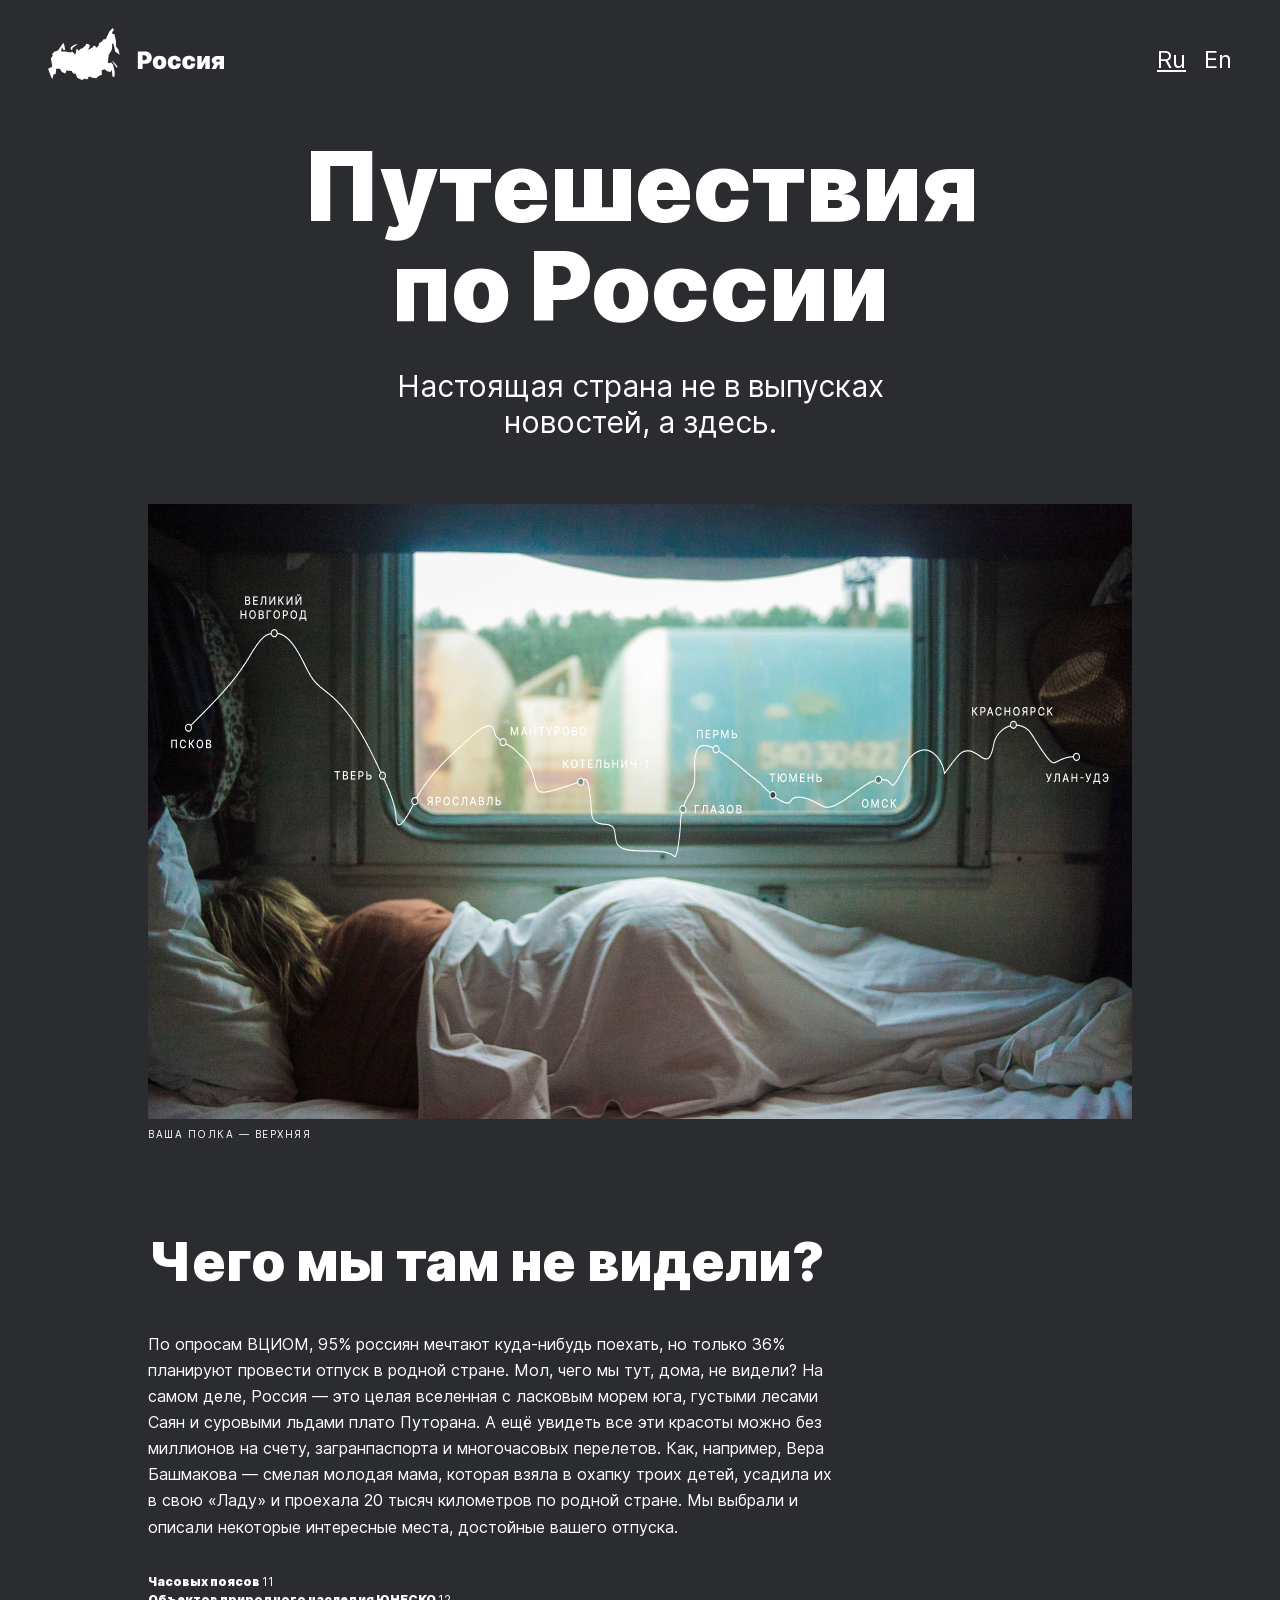
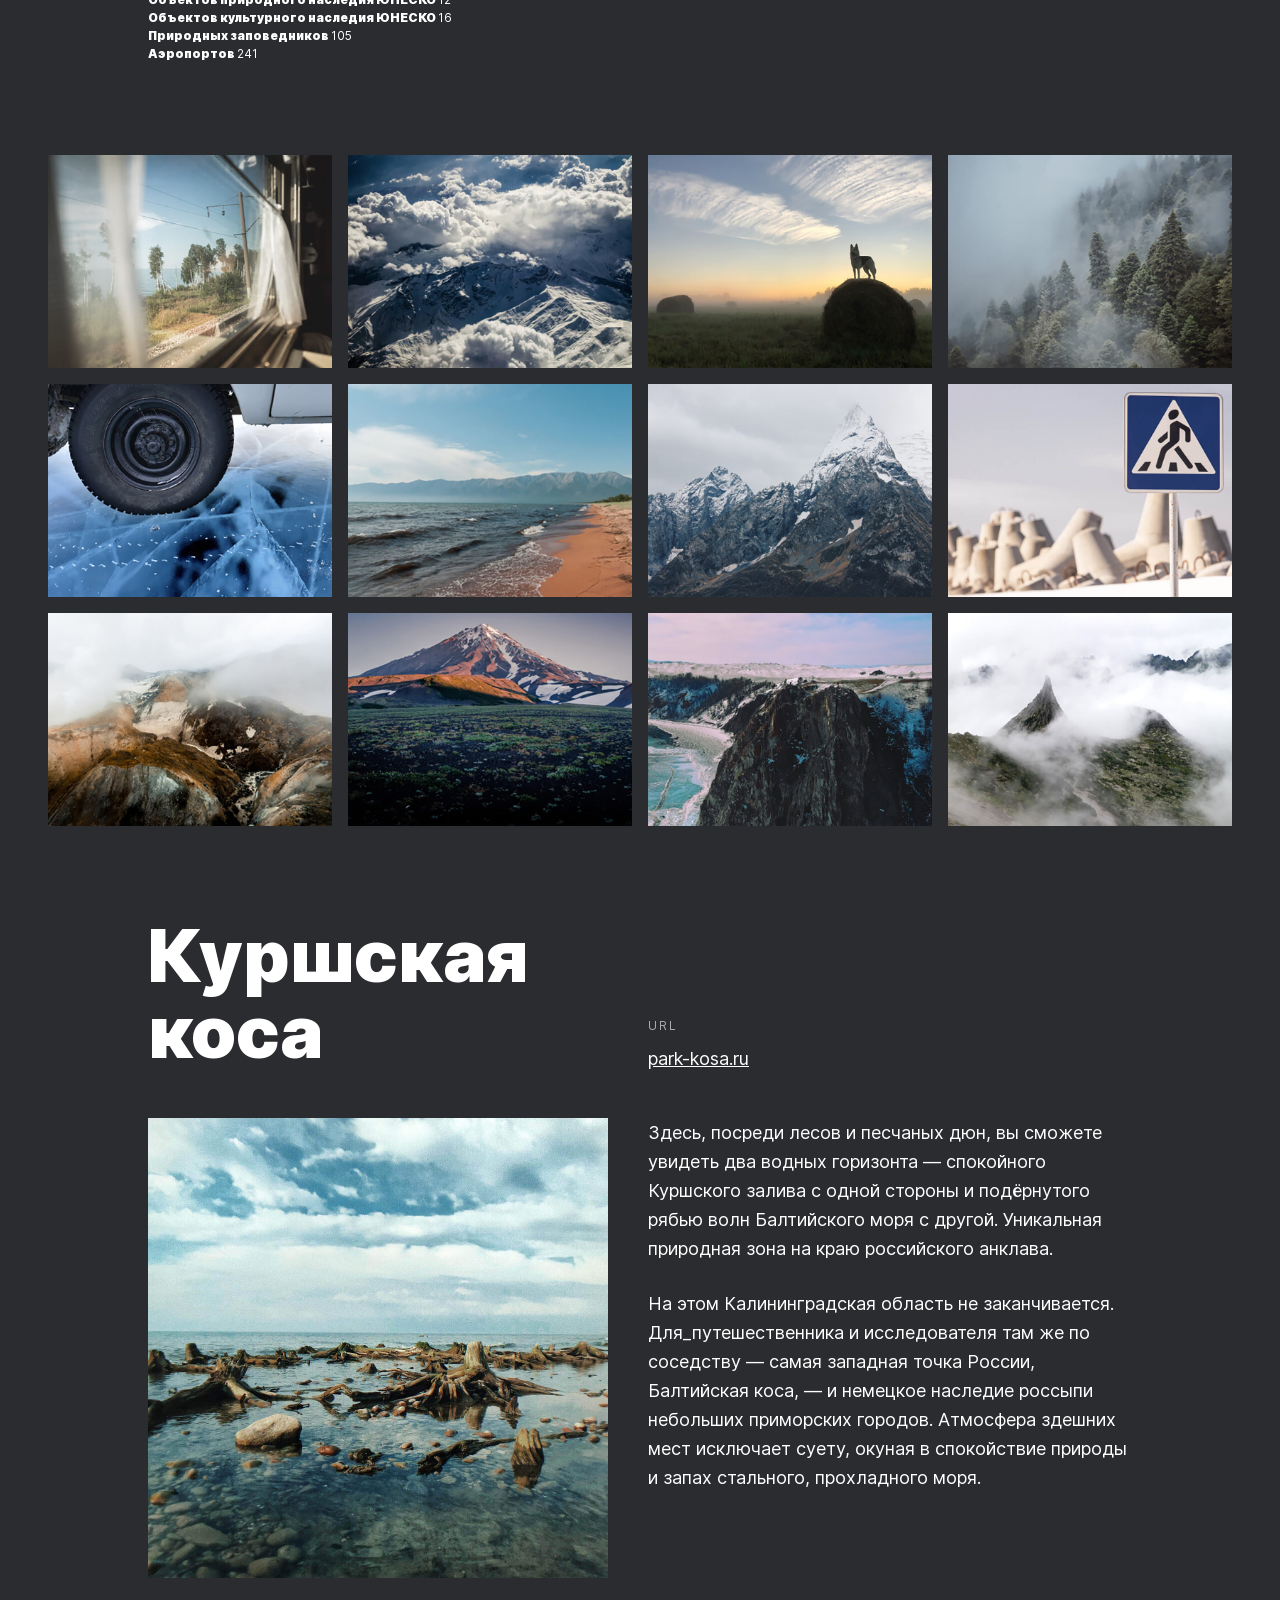
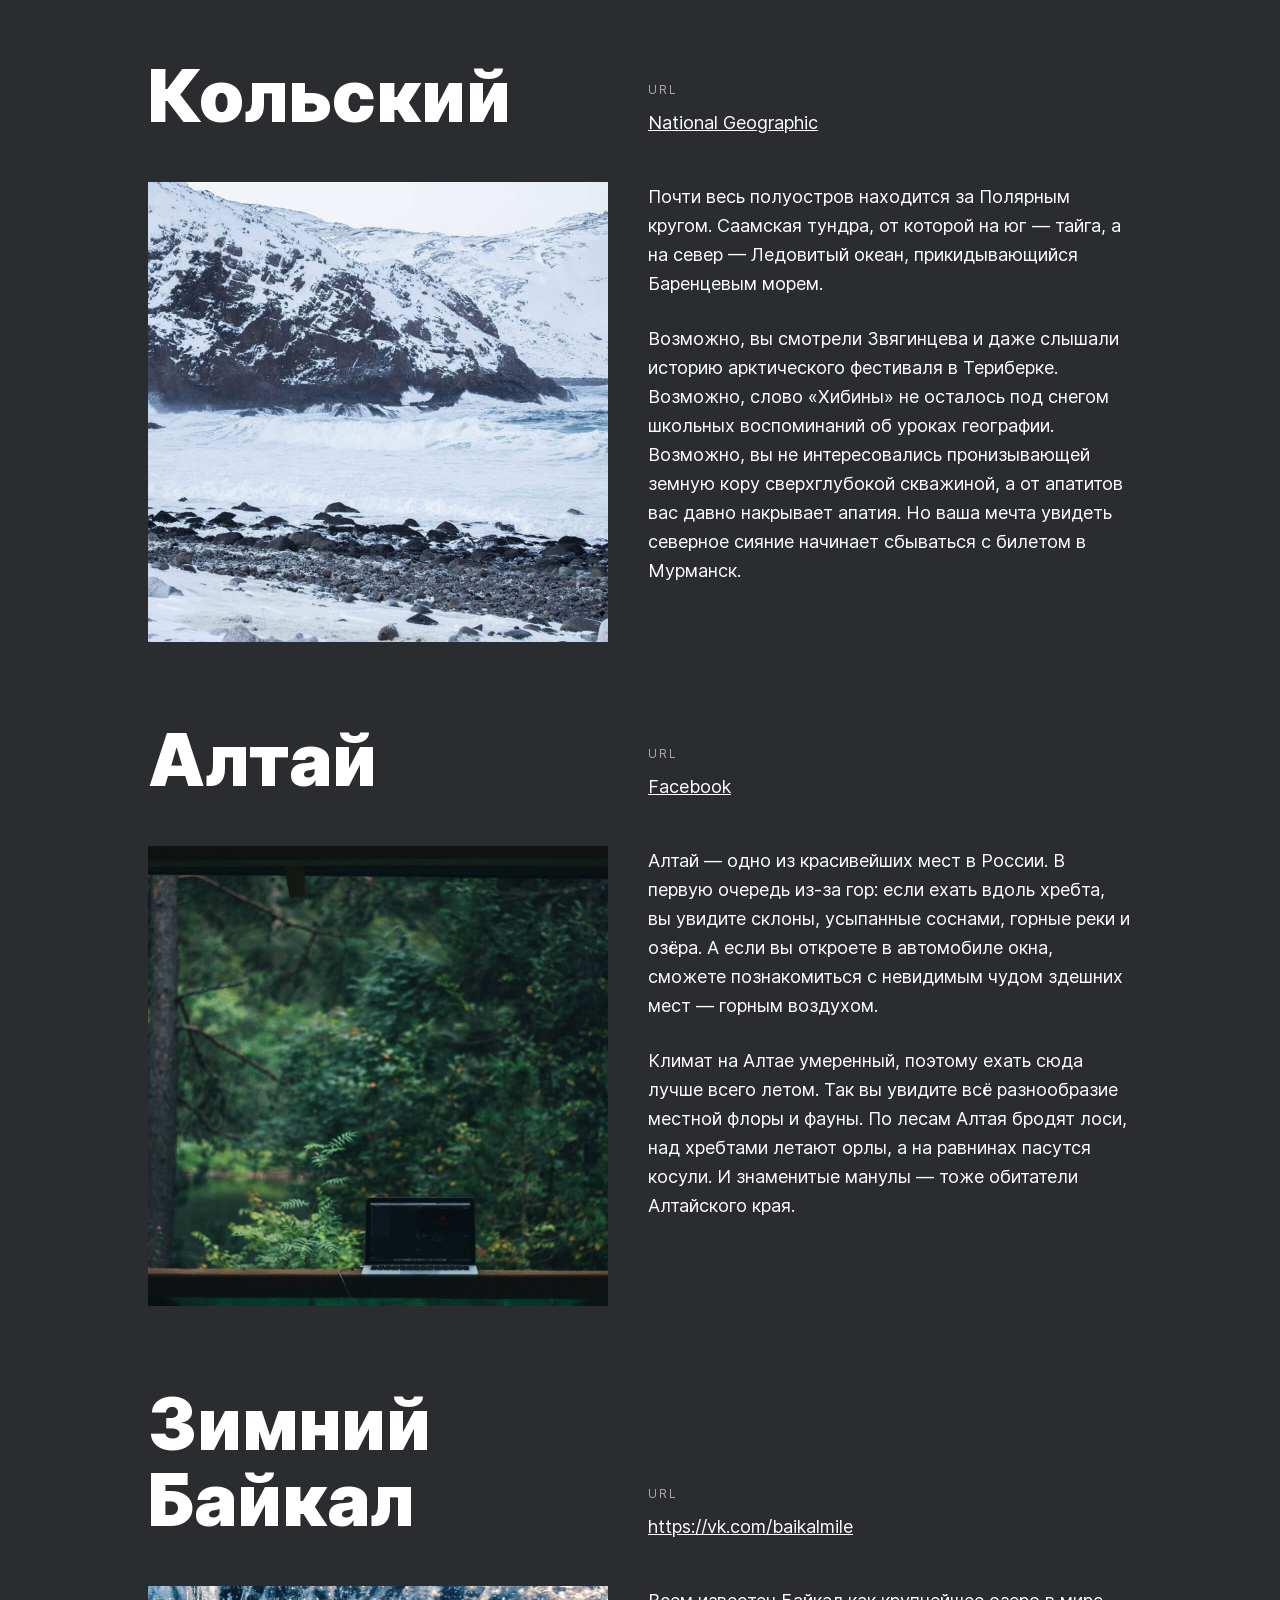
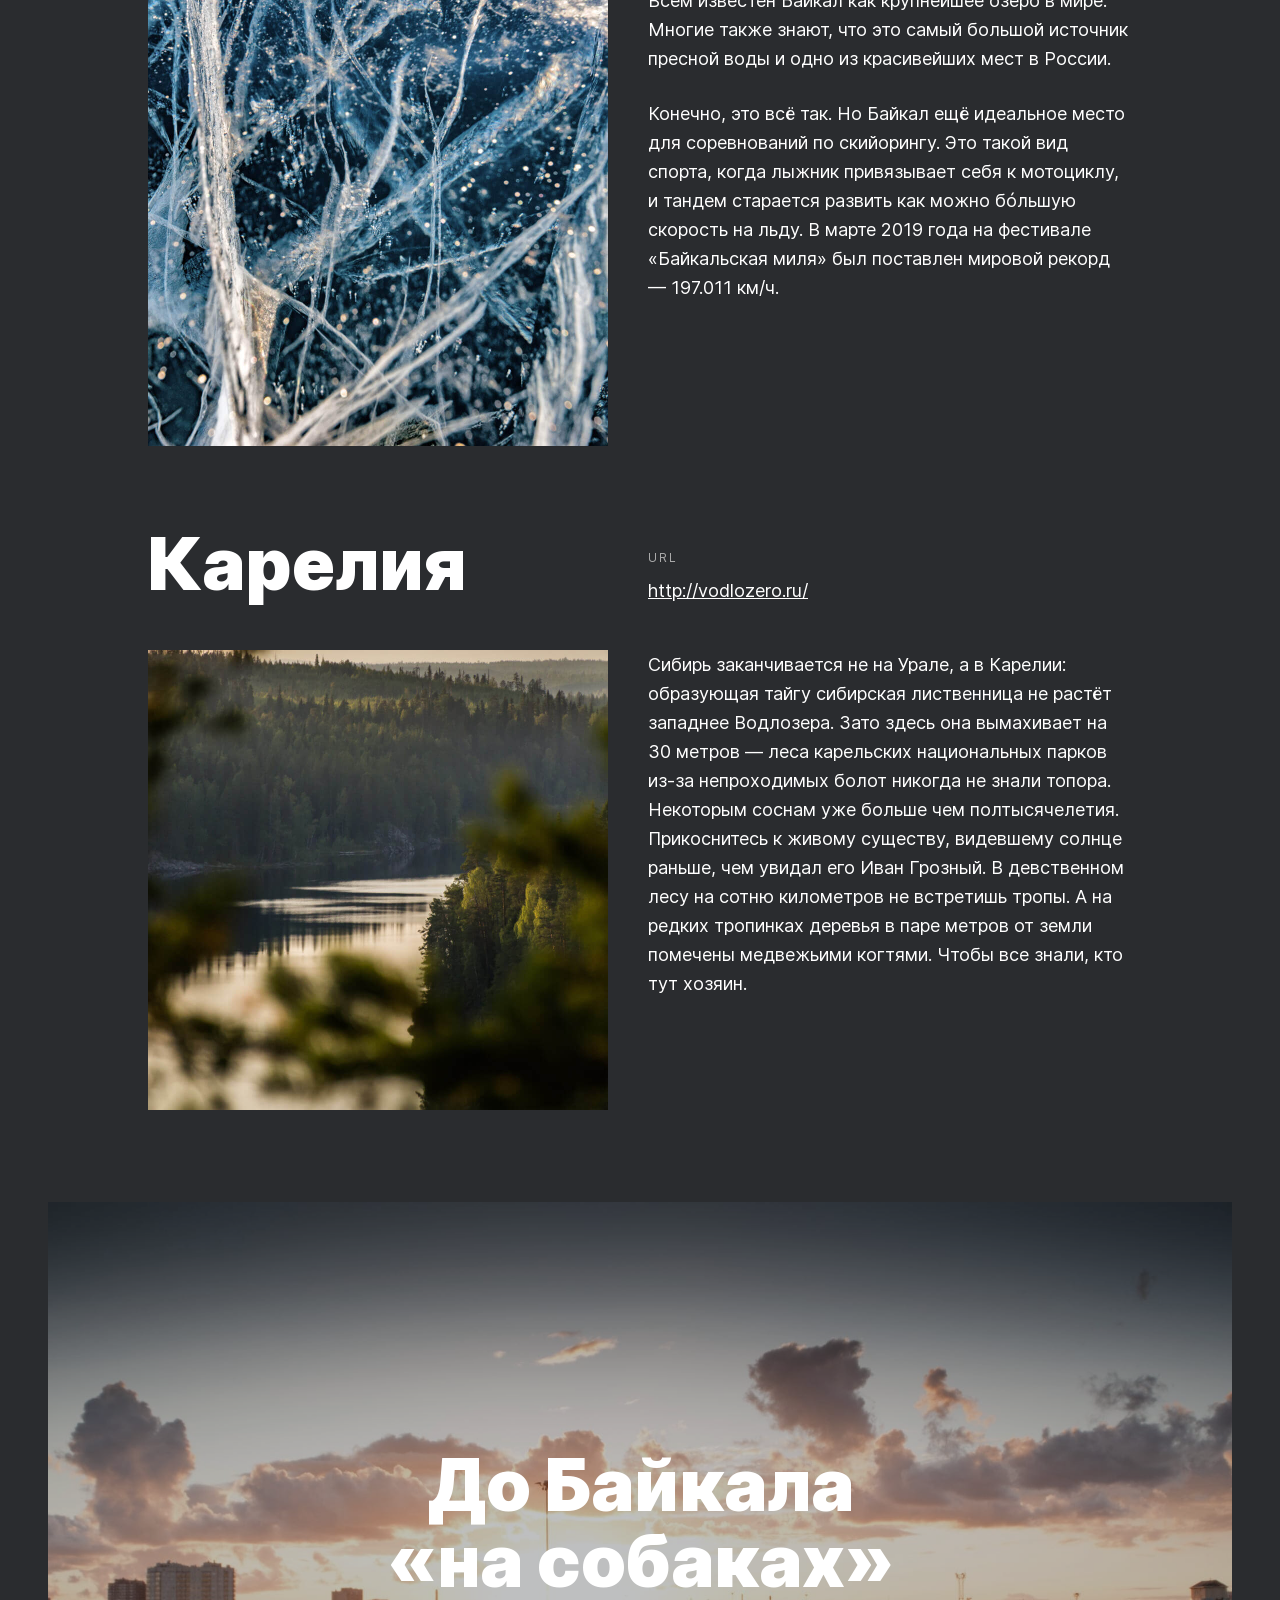
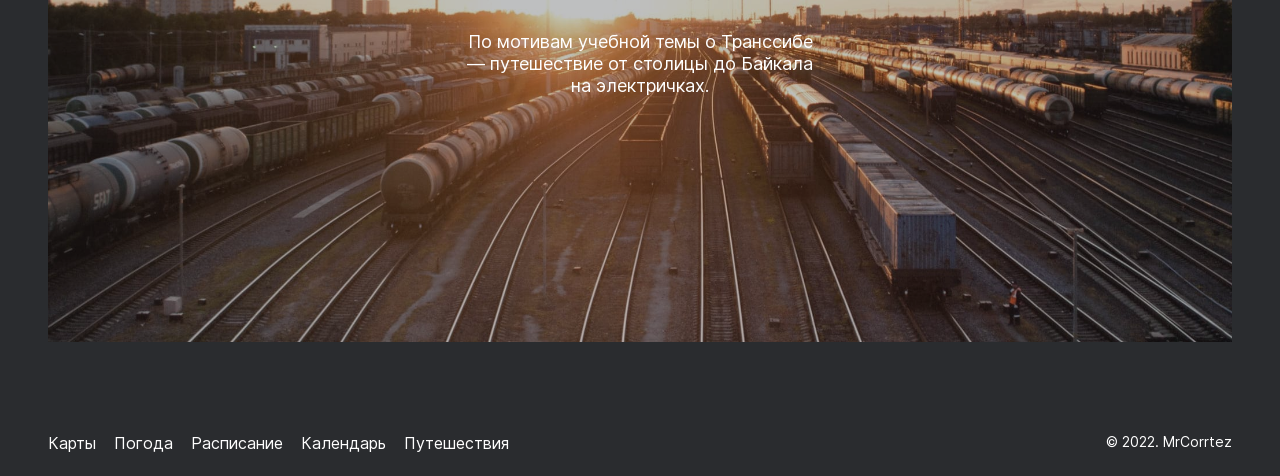
<file: index.html>
<!DOCTYPE html>
<html lang="ru">
<head>
  <meta charset="UTF-8">
  <meta name="viewport" content="width=device-width, initial-scale=1.0">
  <link rel="stylesheet" href="./pages/index.css">
  <title>Путешествия по России</title>
</head>
<body class="root">

  <header class="header">
    <img class="header__logo" src="./images/header-logo.svg" alt="Логотип России">
    <ul class="header__language-select">
      <li><a class="link link_place_header link_active" href="#">Ru</a></li>
      <li><a class="link link_place_header" href="#">En</a></li>
    </ul>
  </header>

  <main class="content">

    <section class="lead">
      <h1 class="lead__title">Путешествия по России</h1>
      <p class="lead__subtitle">Настоящая страна не в выпусках новостей, а здесь.</p>
      <img class="lead__image" src="./images/lead-image.png" alt="Внутри в поезде">
      <p class="lead__caption">Ваша полка — верхняя</p>
    </section>

    <section class="intro">
      <h2 class="intro__title">Чего мы там не видели?</h2>
      <p class="intro__text">
        По опросам ВЦИОМ, 95% россиян мечтают куда-нибудь поехать, но только 36% планируют провести отпуск в родной стране.
        Мол, чего мы тут, дома, не видели? На самом деле, Россия — это целая вселенная с ласковым морем юга, густыми лесами Саян и суровыми льдами плато Путорана.
        А ещё увидеть все эти красоты можно без миллионов на счету, загранпаспорта и многочасовых перелетов.
        Как, например, Вера Башмакова — смелая молодая мама, которая взяла в охапку троих детей, усадила их в свою «Ладу» и проехала 20 тысяч километров по родной стране.
        Мы выбрали и описали некоторые интересные места, достойные вашего отпуска.
      </p>
      <ul class="intro__list">
        <li><p class="intro__item">Часовых поясов <span class="intro_font-nonbold">11</span></p></li>
        <li><p class="intro__item">Объектов природного наследия ЮНЕСКО <span class="intro_font-nonbold">12</span></p></li>
        <li><p class="intro__item">Объектов культурного наследия ЮНЕСКО <span class="intro_font-nonbold">16</span></p></li>
        <li><p class="intro__item">Природных заповедников <span class="intro_font-nonbold">105</span></p></li>
        <li><p class="intro__item">Аэропортов <span class="intro_font-nonbold">241</span></p></li>
      </ul>
    </section>

    <section class="photo-grid">
      <img class="photo-grid__item" src="./images/photo-grid-train.jpg" alt="Вид из окна поезда">
      <img class="photo-grid__item" src="./images/photo-grid-atharva-tulsi.jpg" alt="Вид на снежные горы">
      <img class="photo-grid__item" src="./images/photo-grid-tuman.jpg" alt="Туман">
      <img class="photo-grid__item" src="./images/photo-grid-sochi.jpg" alt="Сочи">
      <img class="photo-grid__item" src="./images/photo-grid-arisa.jpg" alt="Машина на льду">
      <img class="photo-grid__item" src="./images/photo-grid-baikal.jpg" alt="Берег байкала">
      <img class="photo-grid__item" src="./images/photo-grid-elbrus.jpg" alt="Эльбрус">
      <img class="photo-grid__item" src="./images/photo-grid-kondratiev.jpg" alt="Бетонные буйки">
      <img class="photo-grid__item" src="./images/photo-grid-kamchatka-1.jpg" alt="Камчатка">
      <img class="photo-grid__item" src="./images/photo-grid-kamchatka-2.jpg" alt="Вулканы">
      <img class="photo-grid__item" src="./images/photo-grid-baikal-2.jpg" alt="Еще Байкал">
      <img class="photo-grid__item" src="./images/photo-grid-ergaki.jpg" alt="Ергаки">
    </section>

    <section>
      <ul class="places">
        <li class="places__place">
          <h3 class="places__title">Куршская коса</h3>
          <div class="places__website">
            <p class="places__url-heading">URL</p>
            <a class="link link_place_places" href="http://park-kosa.ru">park-kosa.ru</a>
          </div>
          <img class="places__image" src="./images/place-kosa.jpg" alt="Куршская коса">
          <div class="places__text">
            <p class="places__paragraph">
              Здесь, посреди лесов и песчаных дюн, вы сможете увидеть два водных горизонта —
              спокойного Куршского залива с одной стороны и подёрнутого рябью волн Балтийского моря с другой.
              Уникальная природная зона на краю российского анклава.
            </p>
            <p class="places__paragraph">
              На этом Калининградская область не заканчивается. Для_путешественника и исследователя там же по соседству —
              самая западная точка России, Балтийская коса, — и немецкое наследие россыпи небольших приморских городов.
              Атмосфера здешних мест исключает суету, окуная в спокойствие природы и запах стального, прохладного моря.
            </p>
          </div>
        </li>
        <li class="places__place">
          <h3 class="places__title">Кольский</h3>
          <div class="places__website">
            <p class="places__url-heading">URL</p>
            <a class="link link_place_places" href="https://yourshot.nationalgeographic.com/photos/?keywords=kolskiy">National Geographic</a>
          </div>
          <img class="places__image" src="./images/place-kolsky.jpg" alt="Кольский полуостров">
          <div class="places__text">
            <p class="places__paragraph">
              Почти весь полуостров находится за Полярным кругом. Саамская тундра, от которой на юг — тайга, а на север — Ледовитый океан, прикидывающийся Баренцевым морем.
            </p>
            <p class="places__paragraph">
              Возможно, вы смотрели Звягинцева и даже слышали историю арктического фестиваля в Териберке.
              Возможно, слово «Хибины» не осталось под снегом школьных воспоминаний об уроках географии.
              Возможно, вы не интересовались пронизывающей земную кору сверхглубокой скважиной, а от апатитов вас давно накрывает апатия.
              Но ваша мечта увидеть северное сияние начинает сбываться с билетом в Мурманск.
            </p>
          </div>
        </li>
        <li class="places__place">
          <h3 class="places__title">Алтай</h3>
          <div class="places__website">
            <p class="places__url-heading">URL</p>
            <a class="link link_place_places" href="https://www.facebook.com/vera.bashmakova/posts/10156011613718822">Facebook</a>
          </div>
          <img class="places__image" src="./images/place-altai.jpg" alt="Алтай">
          <div class="places__text">
            <p class="places__paragraph">
              Алтай — одно из красивейших мест в России. В первую очередь из-за гор: если ехать вдоль хребта, вы увидите склоны, усыпанные соснами, горные реки и озёра.
              А если вы откроете в автомобиле окна, сможете познакомиться с невидимым чудом здешних мест — горным воздухом.
            </p>
            <p class="places__paragraph">
              Климат на Алтае умеренный, поэтому ехать сюда лучше всего летом. Так вы увидите всё разнообразие местной флоры и фауны.
              По лесам Алтая бродят лоси, над хребтами летают орлы, а на равнинах пасутся косули. И знаменитые манулы — тоже обитатели Алтайского края.
            </p>
          </div>
        </li>
        <li class="places__place">
          <h3 class="places__title">Зимний Байкал</h3>
          <div class="places__website">
            <p class="places__url-heading">URL</p>
            <a class="link link_place_places" href="https://vk.com/baikalmile">https://vk.com/baikalmile</a>
          </div>
          <img class="places__image" src="./images/place-winter-baikal.jpg" alt="Зиминий Байкал">
          <div class="places__text">
            <p class="places__paragraph">
              Всем известен Байкал как крупнейшее озеро в мире. Многие также знают, что это самый большой источник пресной воды и одно из красивейших мест в России.
            </p>
            <p class="places__paragraph">
              Конечно, это всё так. Но Байкал ещё идеальное место для соревнований по скийорингу. Это такой вид спорта, когда лыжник привязывает себя к мотоциклу, и тандем
               старается развить как можно бóльшую скорость на льду. В марте 2019 года на фестивале «Байкальская миля» был поставлен мировой рекорд — 197.011 км/ч.
            </p>
          </div>
        </li>
        <li class="places__place">
          <h3 class="places__title">Карелия</h3>
          <div class="places__website">
            <p class="places__url-heading">URL</p>
            <a class="link link_place_places" href="http://vodlozero.ru">http://vodlozero.ru/</a>
          </div>
          <img class="places__image" src="./images/place-karelia.jpg" alt="Карелия">
          <div class="places__text">
            <p class="places__paragraph">
              Сибирь заканчивается не на Урале, а в Карелии: образующая тайгу сибирская лиственница не растёт западнее Водлозера.
              Зато здесь она вымахивает на 30 метров — леса карельских национальных парков из-за непроходимых болот никогда не знали топора.
              Некоторым соснам уже больше чем полтысячелетия. Прикоснитесь к живому существу, видевшему солнце раньше, чем увидал его Иван Грозный.
              В девственном лесу на сотню километров не встретишь тропы. А на редких тропинках деревья в паре метров от земли помечены медвежьими когтями.
              Чтобы все знали, кто тут хозяин.
            </p>
          </div>
        </li>
      </ul>
    </section>

    <section class="cover">
      <a class="link link_place_cover" href="https://stampsy.com/na-elektrichkakh-do-baikala">
        <img class="cover__background" src="./images/cover-trains.jpg" alt="Поезда на станции">
        <div class="cover__content">
          <h3 class="cover__title">До Байкала «на собаках»</h3>
          <p class="cover__subtitle">По мотивам учебной темы о Транссибе — путешествие от столицы до Байкала на электричках.</p>
        </div>
      </a>
    </section>

  </main>

  <footer class="footer">
    <a class="link link_place_footer" href="https://yandex.ru/maps">Карты</a>
    <a class="link link_place_footer" href="https://yandex.ru/pogoda">Погода</a>
    <a class="link link_place_footer" href="https://rasp.yandex.ru">Расписание</a>
    <a class="link link_place_footer" href="https://calendar.yandex.ru">Календарь</a>
    <a class="link link_place_footer" href="https://travel.yandex.ru">Путешествия</a>
    <p class="footer__copyright">&copy; 2022. MrCorrtez</p>
  </footer>
</body>
</html>
</file>
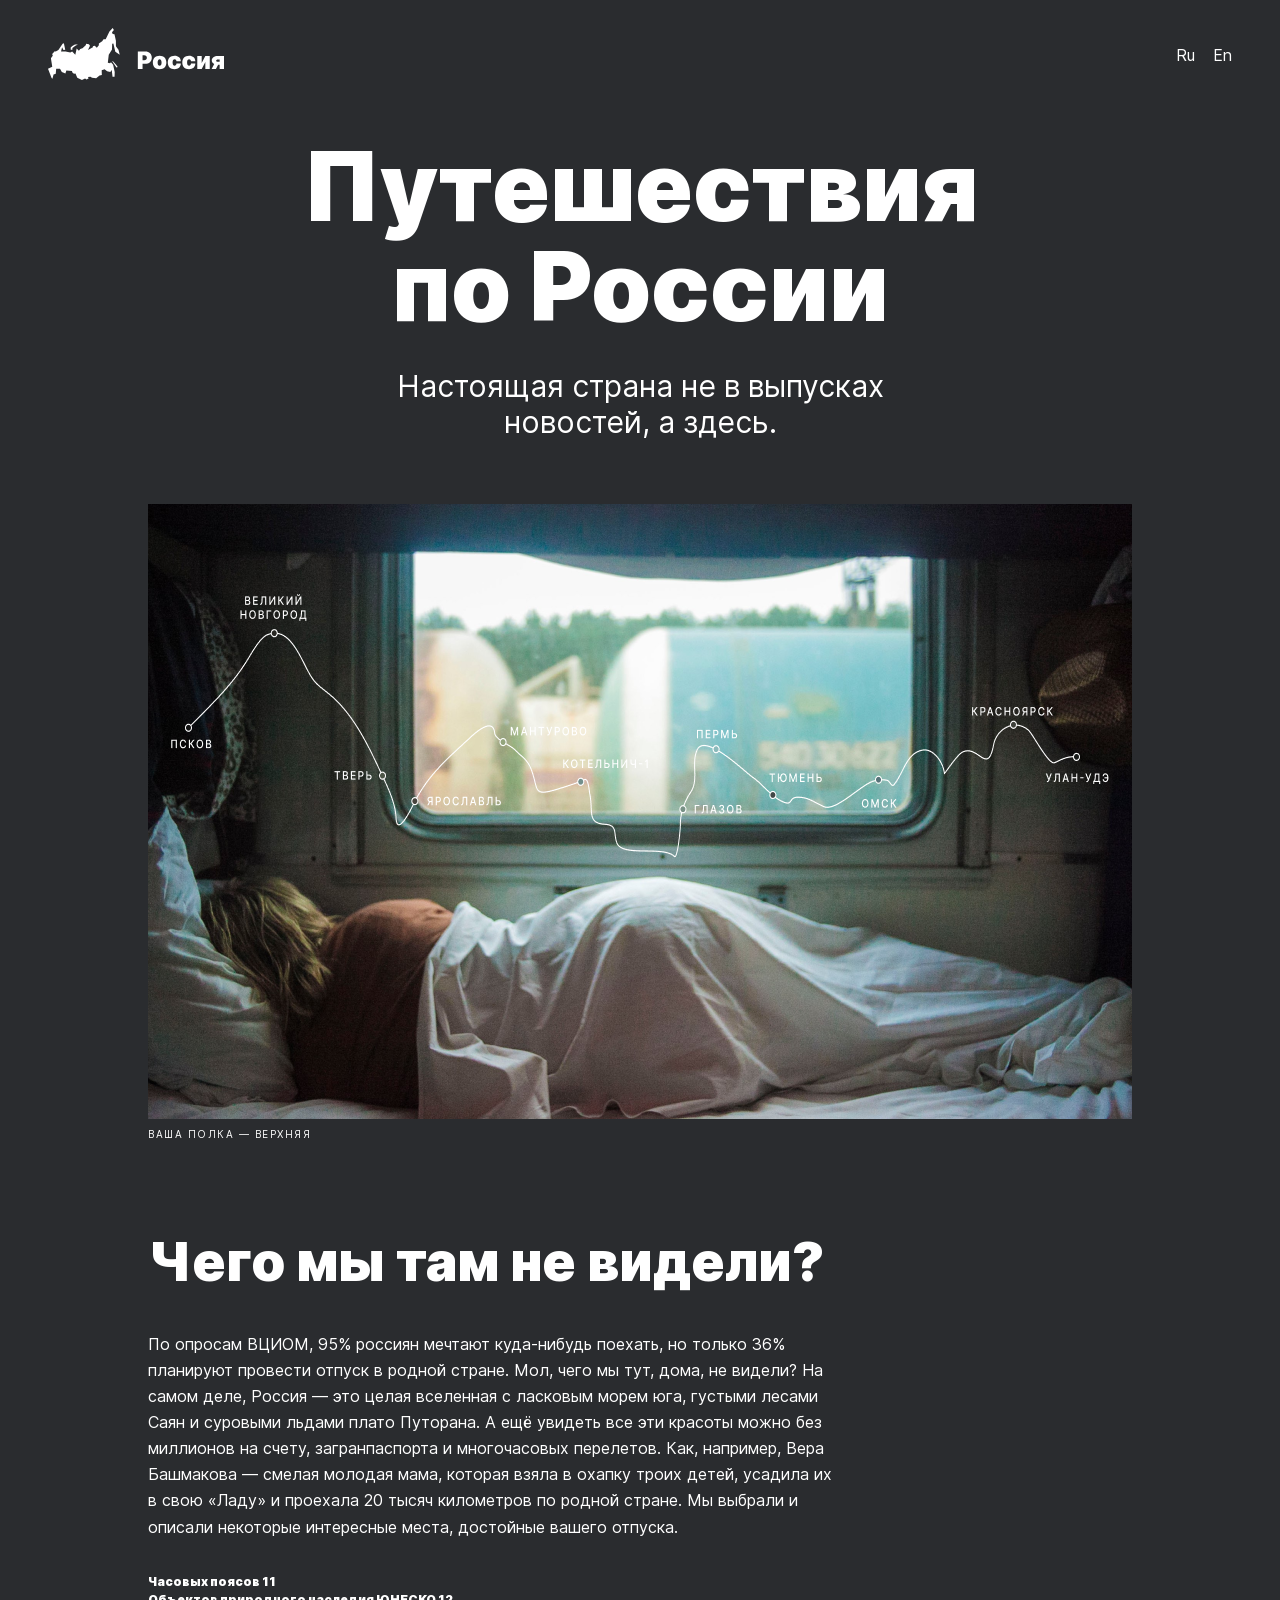
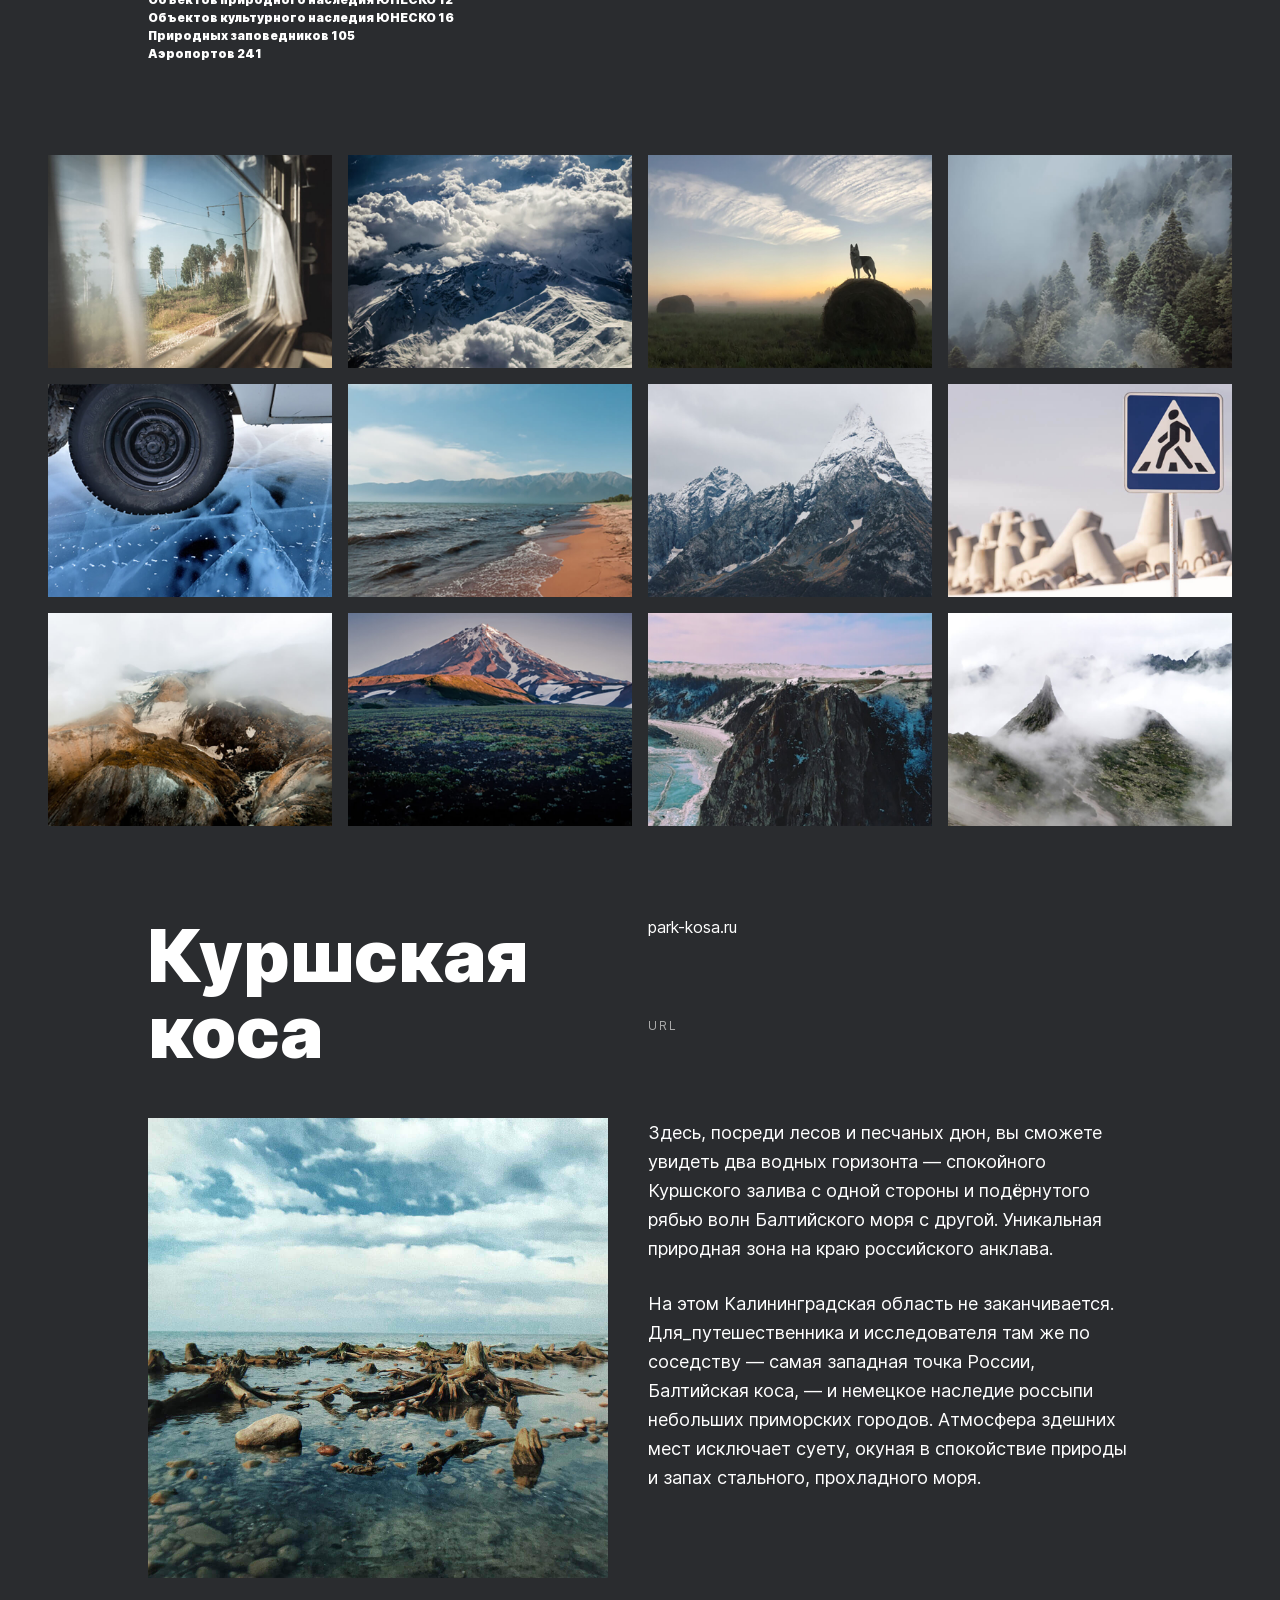
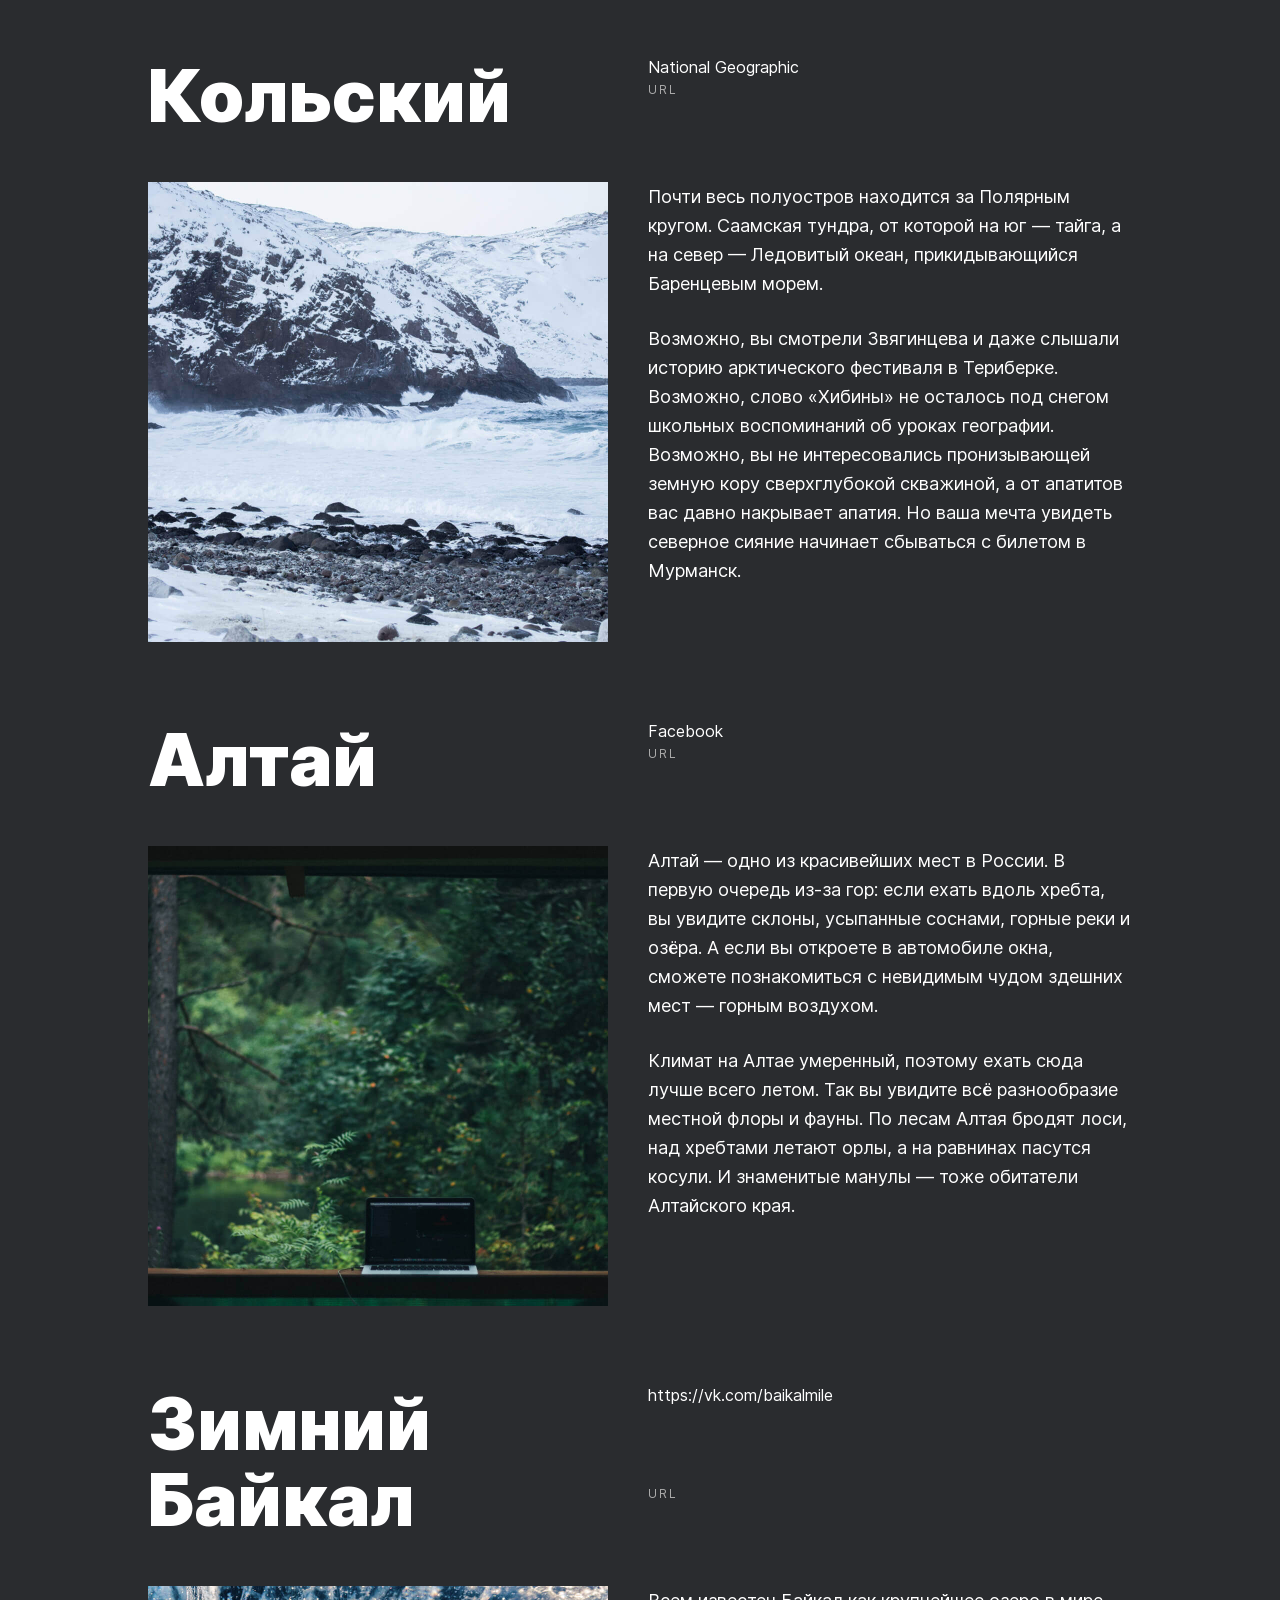
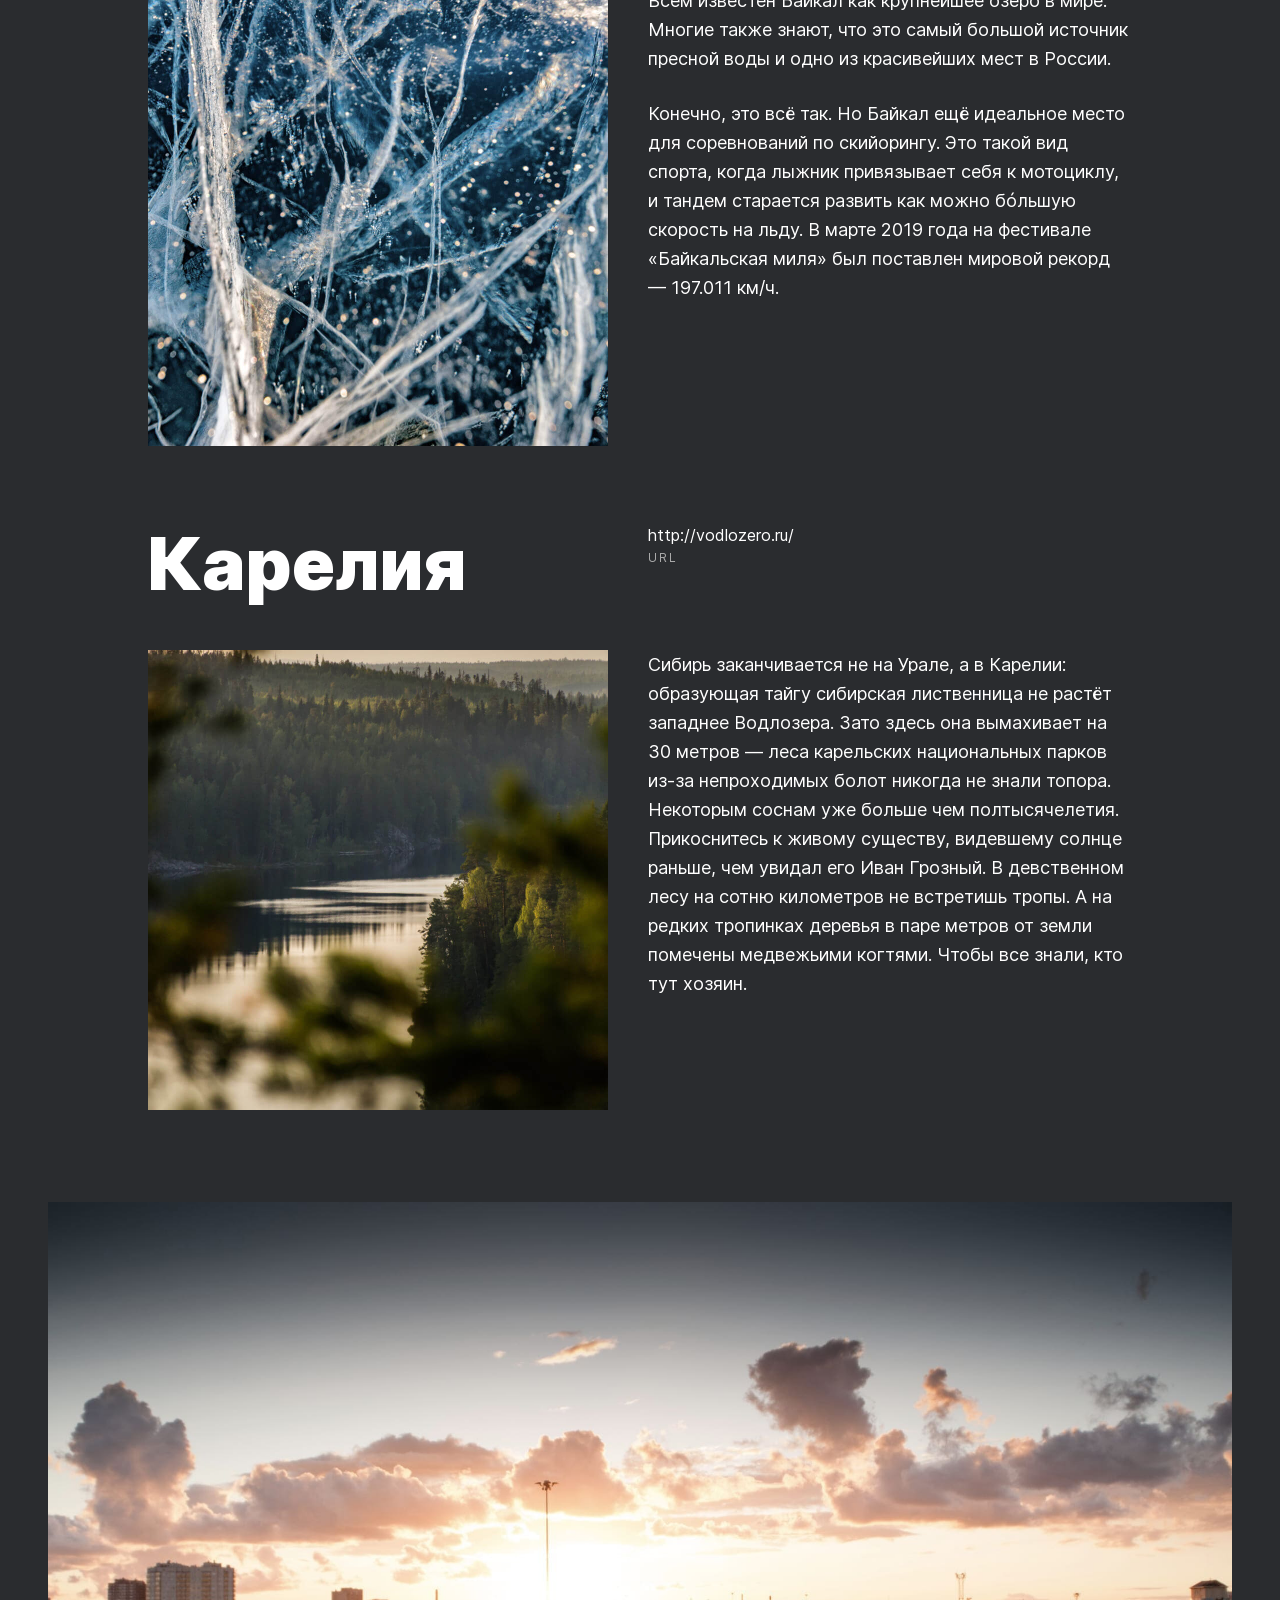
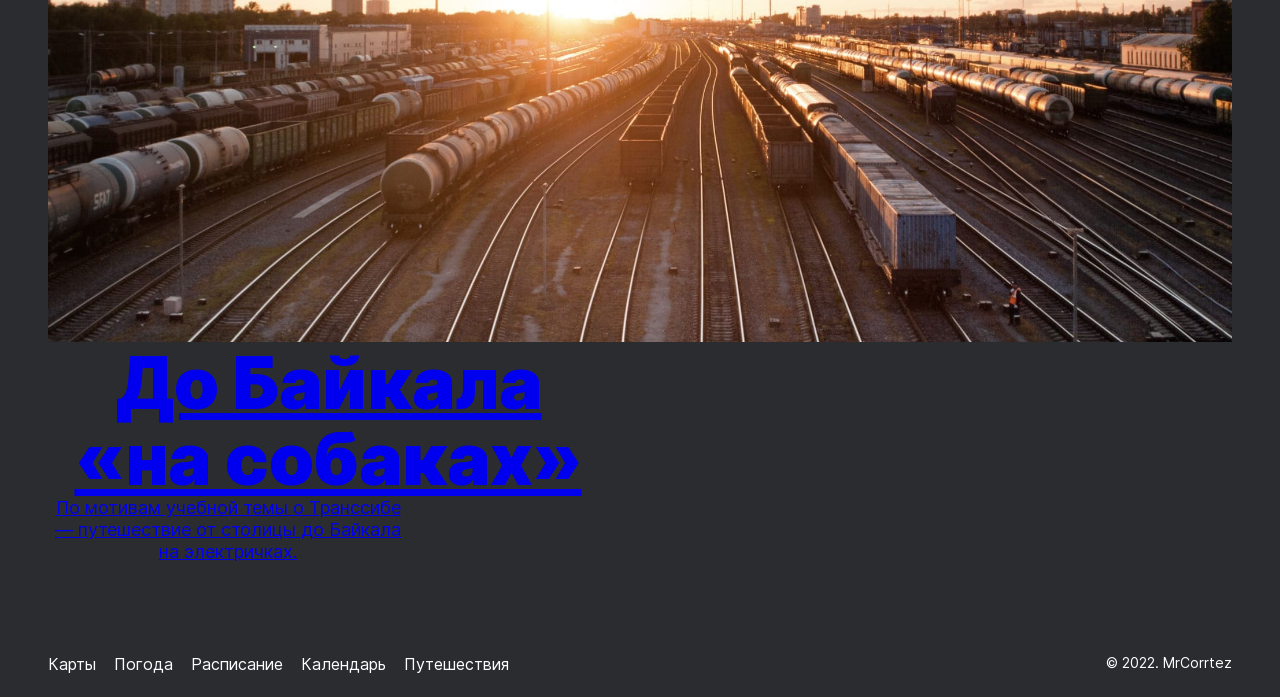
<file: russian-travel.html>
<!DOCTYPE html>
<html lang="ru">
<head>
  <meta charset="UTF-8">
  <meta name="viewport" content="width=device-width, initial-scale=1.0">
  <link rel="stylesheet" href="./pages/index.css">
  <title>Путешествия по России</title>
</head>
<body class="root">

  <header class="header">
    <img class="header__logo" src="./images/header-logo.svg" alt="Логотип России">
    <ul class="header__language-select">
      <li><a class="link" href="#">Ru</a></li>
      <li><a class="link" href="#">En</a></li>
    </ul>
  </header>

  <main class="content">

    <section class="lead">
      <h1 class="lead__title">Путешествия по России</h1>
      <p class="lead__subtitle">Настоящая страна не в выпусках новостей, а здесь.</p>
      <img class="lead__image" src="./images/lead-image.png" alt="Внутри в поезде">
      <p class="lead__caption">Ваша полка — верхняя</p>
    </section>

    <section class="intro">
      <h2 class="intro__title">Чего мы там не видели?</h2>
      <p class="intro__text">
        По опросам ВЦИОМ, 95% россиян мечтают куда-нибудь поехать, но только 36% планируют провести отпуск в родной стране.
        Мол, чего мы тут, дома, не видели? На самом деле, Россия — это целая вселенная с ласковым морем юга, густыми лесами Саян и суровыми льдами плато Путорана.
        А ещё увидеть все эти красоты можно без миллионов на счету, загранпаспорта и многочасовых перелетов.
        Как, например, Вера Башмакова — смелая молодая мама, которая взяла в охапку троих детей, усадила их в свою «Ладу» и проехала 20 тысяч километров по родной стране.
        Мы выбрали и описали некоторые интересные места, достойные вашего отпуска.
      </p>
      <p class="intro__list">
        Часовых поясов 11<br/>
        Объектов природного наследия ЮНЕСКО 12<br/>
        Объектов культурного наследия ЮНЕСКО 16<br/>
        Природных заповедников 105<br/>
        Аэропортов 241<br/>
      </p>
    </section>

    <section class="photo-grid">
      <img class="photo-grid__item" src="./images/photo-grid-train.jpg" alt="Вид из окна поезда">
      <img class="photo-grid__item" src="./images/photo-grid-atharva-tulsi.jpg" alt="Вид на снежные горы">
      <img class="photo-grid__item" src="./images/photo-grid-tuman.jpg" alt="Туман">
      <img class="photo-grid__item" src="./images/photo-grid-sochi.jpg" alt="Сочи">
      <img class="photo-grid__item" src="./images/photo-grid-arisa.jpg" alt="Машина на льду">
      <img class="photo-grid__item" src="./images/photo-grid-baikal.jpg" alt="Берег байкала">
      <img class="photo-grid__item" src="./images/photo-grid-elbrus.jpg" alt="Эльбрус">
      <img class="photo-grid__item" src="./images/photo-grid-kondratiev.jpg" alt="Бетонные буйки">
      <img class="photo-grid__item" src="./images/photo-grid-kamchatka-1.jpg" alt="Камчатка">
      <img class="photo-grid__item" src="./images/photo-grid-kamchatka-2.jpg" alt="Вулканы">
      <img class="photo-grid__item" src="./images/photo-grid-baikal-2.jpg" alt="Еще Байкал">
      <img class="photo-grid__item" src="./images/photo-grid-ergaki.jpg" alt="Ергаки">
    </section>

    <section>
      <ul class="places">
        <li class="places__place">
          <h3 class="places__title">Куршская коса</h3>
          <div class="places__website">
            <p class="places__url-heading">URL</p>
            <a class="link places__link" href="http://park-kosa.ru">park-kosa.ru</a>
          </div>
          <img class="places__image" src="./images/place-kosa.jpg" alt="Куршская коса">
          <div class="places__text">
            <p class="places__paragraph">
              Здесь, посреди лесов и песчаных дюн, вы сможете увидеть два водных горизонта —
              спокойного Куршского залива с одной стороны и подёрнутого рябью волн Балтийского моря с другой.
              Уникальная природная зона на краю российского анклава.
            </p>
            <p class="places__paragraph">
              На этом Калининградская область не заканчивается. Для_путешественника и исследователя там же по соседству —
              самая западная точка России, Балтийская коса, — и немецкое наследие россыпи небольших приморских городов.
              Атмосфера здешних мест исключает суету, окуная в спокойствие природы и запах стального, прохладного моря.
            </p>
          </div>
        </li>
        <li class="places__place">
          <h3 class="places__title">Кольский</h3>
          <div class="places__website">
            <p class="places__url-heading">URL</p>
            <a class="link places__link" href="https://yourshot.nationalgeographic.com/photos/?keywords=kolskiy">National Geographic</a>
          </div>
          <img class="places__image" src="./images/place-kolsky.jpg" alt="Кольский полуостров">
          <div class="places__text">
            <p class="places__paragraph">
              Почти весь полуостров находится за Полярным кругом. Саамская тундра, от которой на юг — тайга, а на север — Ледовитый океан, прикидывающийся Баренцевым морем.
            </p>
            <p class="places__paragraph">
              Возможно, вы смотрели Звягинцева и даже слышали историю арктического фестиваля в Териберке.
              Возможно, слово «Хибины» не осталось под снегом школьных воспоминаний об уроках географии.
              Возможно, вы не интересовались пронизывающей земную кору сверхглубокой скважиной, а от апатитов вас давно накрывает апатия.
              Но ваша мечта увидеть северное сияние начинает сбываться с билетом в Мурманск.
            </p>
          </div>
        </li>
        <li class="places__place">
          <h3 class="places__title">Алтай</h3>
          <div class="places__website">
            <p class="places__url-heading">URL</p>
            <a class="link places__link" href="https://www.facebook.com/vera.bashmakova/posts/10156011613718822">Facebook</a>
          </div>
          <img class="places__image" src="./images/place-altai.jpg" alt="Алтай">
          <div class="places__text">
            <p class="places__paragraph">
              Алтай — одно из красивейших мест в России. В первую очередь из-за гор: если ехать вдоль хребта, вы увидите склоны, усыпанные соснами, горные реки и озёра.
              А если вы откроете в автомобиле окна, сможете познакомиться с невидимым чудом здешних мест — горным воздухом.
            </p>
            <p class="places__paragraph">
              Климат на Алтае умеренный, поэтому ехать сюда лучше всего летом. Так вы увидите всё разнообразие местной флоры и фауны.
              По лесам Алтая бродят лоси, над хребтами летают орлы, а на равнинах пасутся косули. И знаменитые манулы — тоже обитатели Алтайского края.
            </p>
          </div>
        </li>
        <li class="places__place">
          <h3 class="places__title">Зимний Байкал</h3>
          <div class="places__website">
            <p class="places__url-heading">URL</p>
            <a class="link places__link" href="https://vk.com/baikalmile">https://vk.com/baikalmile</a>
          </div>
          <img class="places__image" src="./images/place-winter-baikal.jpg" alt="Зиминий Байкал">
          <div class="places__text">
            <p class="places__paragraph">
              Всем известен Байкал как крупнейшее озеро в мире. Многие также знают, что это самый большой источник пресной воды и одно из красивейших мест в России.
            </p>
            <p class="places__paragraph">
              Конечно, это всё так. Но Байкал ещё идеальное место для соревнований по скийорингу. Это такой вид спорта, когда лыжник привязывает себя к мотоциклу, и тандем
               старается развить как можно бóльшую скорость на льду. В марте 2019 года на фестивале «Байкальская миля» был поставлен мировой рекорд — 197.011 км/ч.
            </p>
          </div>
        </li>
        <li class="places__place">
          <h3 class="places__title">Карелия</h3>
          <div class="places__website">
            <p class="places__url-heading">URL</p>
            <a class="link places__link" href="http://vodlozero.ru">http://vodlozero.ru/</a>
          </div>
          <img class="places__image" src="./images/place-karelia.jpg" alt="Карелия">
          <div class="places__text">
            <p class="places__paragraph">
              Сибирь заканчивается не на Урале, а в Карелии: образующая тайгу сибирская лиственница не растёт западнее Водлозера.
              Зато здесь она вымахивает на 30 метров — леса карельских национальных парков из-за непроходимых болот никогда не знали топора.
              Некоторым соснам уже больше чем полтысячелетия. Прикоснитесь к живому существу, видевшему солнце раньше, чем увидал его Иван Грозный.
              В девственном лесу на сотню километров не встретишь тропы. А на редких тропинках деревья в паре метров от земли помечены медвежьими когтями.
              Чтобы все знали, кто тут хозяин.
            </p>
          </div>
        </li>
      </ul>
    </section>

    <section class="cover">
      <a class="cover__link" href="https://stampsy.com/na-elektrichkakh-do-baikala">
        <img class="cover__background" src="./images/cover-trains.jpg" alt="Поезда на станции">
        <h3 class="cover__title">До Байкала «на собаках»</h3>
        <p class="cover__subtitle">По мотивам учебной темы о Транссибе — путешествие от столицы до Байкала на электричках.</p>
      </a>
    </section>

  </main>

  <footer class="footer">
    <a class="link footer__link" href="https://yandex.ru/maps">Карты</a>
    <a class="link footer__link" href="https://yandex.ru/pogoda">Погода</a>
    <a class="link footer__link" href="https://rasp.yandex.ru">Расписание</a>
    <a class="link footer__link" href="https://calendar.yandex.ru">Календарь</a>
    <a class="link footer__link" href="https://travel.yandex.ru">Путешествия</a>
    <p class="footer__copyright">&copy; 2022. MrCorrtez</p>
  </footer>
</body>
</html>
</file>
<file: pages/index.css>
@import url(../vendor/normalize.css);

@import url(../vendor/fonts.css);

@import url(../blocks/root/root.css);

@import url(../blocks/link/link.css);
@import url(../blocks/link/_place/link_place_header.css);
@import url(../blocks/link/_place/link_place_places.css);
@import url(../blocks/link/_place/link_place_cover.css);
@import url(../blocks/link/_place/link_place_footer.css);
@import url(../blocks/link/_active/link_active.css);

@import url(../blocks/content/content.css);

@import url(../blocks/header/header.css);
@import url(../blocks/header/__logo/header__logo.css);
@import url(../blocks/header/__language-select/header__language-select.css);

@import url(../blocks/lead/lead.css);
@import url(../blocks/lead/__title/lead__title.css);
@import url(../blocks/lead/__subtitle/lead__subtitle.css);
@import url(../blocks/lead/__image/lead__image.css);
@import url(../blocks/lead/__caption/lead__caption.css);

@import url(../blocks/intro/intro.css);
@import url(../blocks/intro/__title/intro__title.css);
@import url(../blocks/intro/__text/intro__text.css);
@import url(../blocks/intro/__list/intro__list.css);
@import url(../blocks/intro/__item/intro__item.css);
@import url(../blocks/intro/_font-nonbold/intro_font-nonbold.css);

@import url(../blocks/photo-grid/photo-grid.css);
@import url(../blocks/photo-grid/__item/photo-grid__item.css);

@import url(../blocks/places/places.css);
@import url(../blocks/places/__place/places__place.css);
@import url(../blocks/places/__title/places__title.css);
@import url(../blocks/places/__image/places__image.css);
@import url(../blocks/places/__website/places__website.css);
@import url(../blocks/places/__url-heading/places__url-heading.css);
@import url(../blocks/places/__text/places__text.css);
@import url(../blocks/places/__paragraph/places__paragraph.css);

@import url(../blocks/cover/cover.css);
@import url(../blocks/cover/__background/cover__background.css);
@import url(../blocks/cover/__content/cover__content.css);
@import url(../blocks/cover/__title/cover__title.css);
@import url(../blocks/cover/__subtitle/cover__subtitle.css);

@import url(../blocks/footer/footer.css);
@import url(../blocks/footer/__copyright/footer__copyright.css);
</file>
